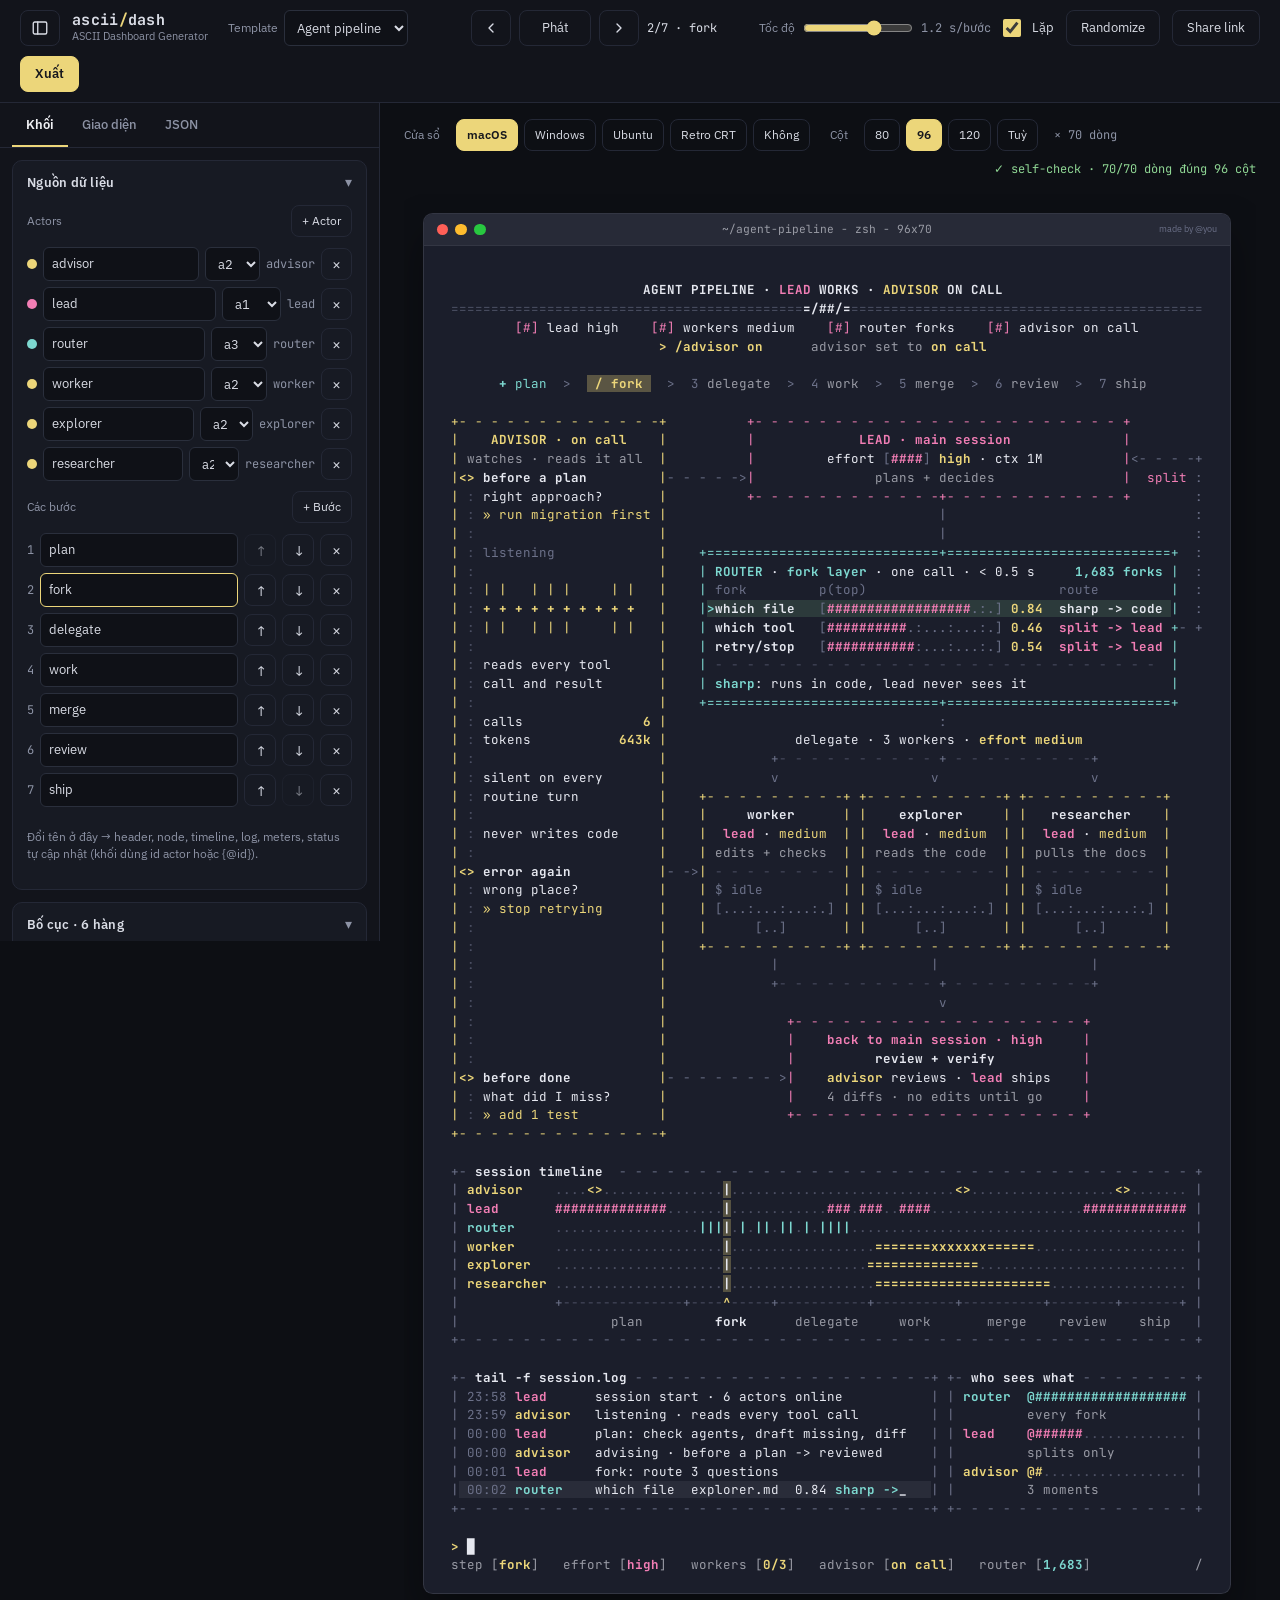
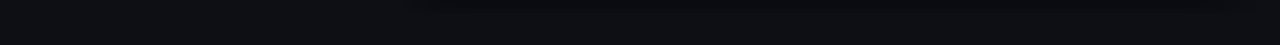
<file: index.html>
<!doctype html>
<html lang="vi">
<head>
<meta charset="utf-8">
<meta name="viewport" content="width=device-width, initial-scale=1">
<title>ASCII Dashboard Generator</title>
<meta name="description" content="Tạo dashboard terminal vẽ bằng ký tự ASCII, tuỳ chỉnh và xuất PNG / GIF / MP4 / text / share link.">
<link rel="preconnect" href="https://fonts.googleapis.com">
<link rel="preconnect" href="https://fonts.gstatic.com" crossorigin>
<link rel="stylesheet" href="https://fonts.googleapis.com/css2?family=IBM+Plex+Sans:wght@400;500;600&amp;family=JetBrains+Mono:wght@400;700&amp;family=IBM+Plex+Mono:wght@400;700&amp;family=Fira+Code:wght@400;700&amp;family=VT323&amp;display=swap">
<link rel="stylesheet" href="style.css">
<link rel="stylesheet" href="editor.css">
</head>
<body>
<header class="app-bar">
  <div class="brand">
    <button id="panel-toggle" class="btn btn-icon" type="button" aria-label="Thu gọn / mở panel" aria-controls="panel" aria-expanded="true">
      <svg width="18" height="18" viewBox="0 0 24 24" fill="none" stroke="currentColor" stroke-width="1.8" stroke-linecap="round" stroke-linejoin="round" aria-hidden="true"><rect x="3" y="4" width="18" height="16" rx="2"></rect><path d="M9 4v16"></path></svg>
    </button>
    <div>
      <div class="logo">ascii<span>/</span>dash</div>
      <div class="logo-sub">ASCII Dashboard Generator</div>
    </div>
  </div>
  <label class="field">Template <select id="template-select"></select></label>
  <div class="bar-fill"></div>
  <div class="player" role="group" aria-label="Phát theo bước">
    <button id="prev" class="btn btn-icon" type="button" aria-label="Bước trước">
      <svg width="16" height="16" viewBox="0 0 24 24" fill="none" stroke="currentColor" stroke-width="2" stroke-linecap="round" stroke-linejoin="round" aria-hidden="true"><path d="M15 6l-6 6 6 6"></path></svg>
    </button>
    <button id="play" class="btn btn-play" type="button">Phát</button>
    <button id="next" class="btn btn-icon" type="button" aria-label="Bước sau">
      <svg width="16" height="16" viewBox="0 0 24 24" fill="none" stroke="currentColor" stroke-width="2" stroke-linecap="round" stroke-linejoin="round" aria-hidden="true"><path d="M9 6l6 6-6 6"></path></svg>
    </button>
    <span id="step-label" class="step-label mono" aria-live="polite"></span>
    <label class="field speed">Tốc độ <input id="speed" type="range" min="300" max="3000" step="100" aria-describedby="speed-label"> <span id="speed-label" class="mono"></span></label>
    <label class="check"><input id="loop" type="checkbox"> Lặp</label>
  </div>
  <button id="randomize" class="btn" type="button" title="Đổi số liệu, độ dài thanh, mẫu timeline (giữ nguyên chữ)">Randomize</button>
  <button id="share-quick" class="btn" type="button">Share link</button>
  <button id="export-open" class="btn btn-primary" type="button">Xuất</button>
</header>

<div class="workspace">
  <aside id="panel" class="panel" aria-label="Chỉnh sửa">
    <div class="tabs" role="tablist">
      <button id="tab-btn-blocks" class="tab" role="tab" type="button" aria-selected="true" aria-controls="tab-blocks">Khối</button>
      <button id="tab-btn-style" class="tab" role="tab" type="button" aria-selected="false" aria-controls="tab-style">Giao diện</button>
      <button id="tab-btn-json" class="tab" role="tab" type="button" aria-selected="false" aria-controls="tab-json">JSON</button>
    </div>
    <div id="tab-blocks" class="tab-body" role="tabpanel" aria-labelledby="tab-btn-blocks">
      <details class="sect" open><summary><h2>Nguồn dữ liệu</h2></summary><div id="data-source" class="sect-body"></div></details>
      <details class="sect" open><summary><h2 id="layout-title">Bố cục</h2></summary><div id="layout-list" class="sect-body"></div></details>
      <details class="sect" open id="block-sect"><summary><h2 id="block-title">Khối</h2></summary><div id="block-form" class="sect-body"></div></details>
      <details class="sect" open id="flow-sect"><summary><h2>Flow · node graph</h2></summary><div id="flow-editor" class="sect-body"></div></details>
    </div>
    <div id="tab-style" class="tab-body" role="tabpanel" aria-labelledby="tab-btn-style" hidden></div>
    <div id="tab-json" class="tab-body" role="tabpanel" aria-labelledby="tab-btn-json" hidden></div>
  </aside>

  <main class="stage">
    <div class="preview-bar">
      <div class="opt-row"><span class="opt-label">Cửa sổ</span><div id="win-seg" class="seg" role="group" aria-label="Kiểu cửa sổ"></div></div>
      <div class="opt-row"><span class="opt-label">Cột</span><div id="cols-seg" class="seg" role="group" aria-label="Số cột"></div>
        <input id="cols-custom" class="num" type="number" min="40" max="200" aria-label="Số cột tuỳ chọn" hidden>
        <span id="rows-label" class="mut mono"></span></div>
      <span id="check-status" class="check-status" role="status"></span>
    </div>
    <div id="preview-wrap" class="preview-wrap"><div id="preview-scale" class="preview-scale"><div id="preview-window"></div></div></div>
    <p id="preview-note" class="mut preview-note" hidden></p>
  </main>
</div>

<div id="export-overlay" class="overlay" hidden>
  <div id="export-dialog" class="dialog" role="dialog" aria-modal="true" aria-labelledby="export-title" tabindex="-1">
    <div class="dialog-head">
      <h2 id="export-title">Xuất &amp; chia sẻ</h2>
      <button id="export-close" class="btn btn-icon" type="button" aria-label="Đóng">&times;</button>
    </div>

    <section class="card">
      <h3>Ảnh PNG</h3>
      <div class="opt-row"><span class="opt-label">Tỉ lệ</span>
        <div id="png-scales" class="seg">
          <button type="button" class="btn" data-scale="1" aria-pressed="false">1x</button>
          <button type="button" class="btn" data-scale="2" aria-pressed="true">2x</button>
          <button type="button" class="btn" data-scale="3" aria-pressed="false">3x</button>
        </div>
      </div>
      <label class="check"><input type="checkbox" id="opt-chrome"> Kèm window chrome</label>
      <div class="opt-grid">
        <label class="field-col">Kiểu cửa sổ <select id="opt-win"></select></label>
        <label class="field-col">Font <select id="opt-font"></select></label>
        <label class="field-col">Cỡ chữ (px) <input id="opt-size" type="number" min="6" max="48" step="0.5"></label>
        <label class="field-col">Credit <input id="opt-credit" type="text" maxlength="60"></label>
      </div>
      <div class="opt-row">
        <label class="check"><input type="checkbox" id="opt-glow"> Glow</label>
        <label class="check"><input type="checkbox" id="opt-scanline"> Scanline</label>
      </div>
      <div id="png-size" class="mono mut"></div>
      <button id="png-download" class="btn btn-primary" type="button">Tải PNG</button>
    </section>

    <section id="export-motion" class="card" hidden></section>

    <section class="card">
      <div class="card-head"><h3>Plain text</h3>
        <button id="text-copy" class="btn" type="button">Copy để dán vào code block</button></div>
      <pre id="text-preview" class="text-preview" tabindex="0"></pre>
    </section>

    <div class="two-col">
      <section class="card">
        <h3>Config</h3>
        <button id="json-download" class="btn" type="button">Tải file .json</button>
        <button id="json-open" class="btn" type="button">Mở từ file .json</button>
        <input id="json-file" type="file" accept=".json,application/json" hidden>
      </section>
      <section class="card">
        <h3>Share link</h3>
        <input id="share-url" class="mono" type="text" readonly aria-label="Share link">
        <button id="share-copy" class="btn btn-primary" type="button">Copy link</button>
        <ul id="share-warn" class="warn-list"></ul>
      </section>
    </div>
  </div>
</div>
<div id="toast" class="toast" role="status" aria-live="polite" hidden></div>

<!-- order = dependency order: core → blocks → templates → output → export → ui → app (tests/run.js reads this list) -->
<script src="js/core/text-utils.js"></script>
<script src="js/core/theme.js"></script>
<script src="js/core/markup.js"></script>
<script src="js/core/grid.js"></script>
<script src="js/core/layout.js"></script>
<script src="js/core/flow-dsl.js"></script>
<script src="js/core/flow-graph.js"></script>
<script src="js/core/random.js"></script>
<script src="js/core/generators.js"></script>
<script src="js/core/frame.js"></script>
<script src="js/core/store.js"></script>
<script src="js/core/list-codec.js"></script>
<script src="js/core/qa-matrix.js"></script>
<script src="js/blocks/registry.js"></script>
<script src="js/blocks/status.js"></script>
<script src="js/blocks/header.js"></script>
<script src="js/blocks/steps.js"></script>
<script src="js/blocks/meters.js"></script>
<script src="js/blocks/log.js"></script>
<script src="js/blocks/table.js"></script>
<script src="js/blocks/timeline.js"></script>
<script src="js/blocks/side-column.js"></script>
<script src="js/blocks/flow-presets.js"></script>
<script src="js/blocks/flow.js"></script>
<script src="js/templates/agent-pipeline.js"></script>
<script src="js/templates/server-monitor.js"></script>
<script src="js/templates/ci-cd-build.js"></script>
<script src="js/templates/blank.js"></script>
<script src="js/templates/index.js"></script>
<script src="js/output/html-renderer.js"></script>
<script src="js/output/window-chrome.js"></script>
<script src="js/output/html-chrome.js"></script>
<script src="js/output/canvas-chrome.js"></script>
<script src="js/output/canvas-renderer.js"></script>
<script src="js/export/plain-text.js"></script>
<script src="js/export/png.js"></script>
<script src="js/export/config-file.js"></script>
<script src="js/export/share-link.js"></script>
<script src="js/export/storage.js"></script>
<script src="js/export/gif-encoder.js"></script>
<script src="js/export/gif-palette.js"></script>
<script src="js/export/animation-frames.js"></script>
<script src="js/export/gif-export.js"></script>
<script src="js/export/video-webcodecs.js"></script>
<script src="js/export/video-recorder.js"></script>
<script src="js/export/video.js"></script>
<script src="js/ui/dom.js"></script>
<script src="js/ui/export-motion.js"></script>
<script src="js/ui/export-dialog.js"></script>
<script src="js/ui/player.js"></script>
<script src="js/ui/preview.js"></script>
<script src="js/ui/schema-form.js"></script>
<script src="js/ui/data-source-form.js"></script>
<script src="js/ui/layout-list.js"></script>
<script src="js/ui/flow-editor.js"></script>
<script src="js/ui/style-tab.js"></script>
<script src="js/ui/json-tab.js"></script>
<script src="js/ui/panel.js"></script>
<script src="js/app.js"></script>
</body>
</html>
</file>
<file: style.css>
/* App UI tokens (dark editor chrome, from the approved mockup); the rendered dashboard takes its
   colors from the theme palette. Editor layout lives in editor.css. */
:root {
  --app-bg: #0d0f14;
  --app-panel: #12141b;
  --app-card: #171a23;
  --app-field: #0f1117;
  --app-line: #242836;
  --app-line2: #2a2f3c;
  --app-fg: #d9dce5;
  --app-mut: #8d93a5;
  --app-ok: #8fd694;
  --app-warn: #f2a272;
  --app-font: "IBM Plex Sans", system-ui, -apple-system, "Segoe UI", sans-serif;
  --adg-font: "JetBrains Mono", ui-monospace, Menlo, Consolas, monospace;
  --adg-size: 12.5px;
  --adg-lh: 1.5;
}

* { box-sizing: border-box; }
body { margin: 0; background: var(--app-bg); color: var(--app-fg); font: 14px/1.4 var(--app-font); }
button, select, input, textarea { font-family: inherit; }
a { color: var(--accent); }

.field { display: inline-flex; align-items: center; gap: 6px; color: var(--app-mut); font-size: 12px; }
.field select { height: 36px; background: var(--app-field); color: var(--app-fg); border: 1px solid var(--app-line2); border-radius: 6px; padding: 0 8px; font: inherit; font-size: 13px; }
.check-status { margin-left: auto; font-size: 12px; font-family: var(--adg-font); }
.check-status.ok { color: var(--app-ok); }
.check-status.warn { color: var(--app-warn); }

.adg-pre {
  font-family: var(--adg-font);
  /* ligatures (Fira Code `->`) would merge cells and break column alignment */
  font-variant-ligatures: none;
  font-feature-settings: "liga" 0, "calt" 0;
}
.adg-row { white-space: pre; direction: ltr; unicode-bidi: bidi-override; height: calc(var(--adg-lh) * 1em); line-height: calc(var(--adg-lh) * 1em); }

.adg-blink { animation: adg-blink 1.05s steps(1) infinite; }
@keyframes adg-blink { 50% { opacity: 0; } }
@media (prefers-reduced-motion: reduce) { .adg-blink { animation: none; } }

/* Buttons, export dialog, toast */
.btn {
  min-height: 36px; padding: 0 14px; background: transparent; color: var(--app-fg); font: inherit; font-size: 13px;
  border: 1px solid var(--app-line); border-radius: 8px; cursor: pointer;
}
.btn:hover:not(:disabled) { border-color: var(--app-mut); }
.btn:disabled { opacity: 0.5; cursor: default; }
:focus-visible { outline: 2px solid var(--accent); outline-offset: 2px; }
.btn[aria-pressed="true"], .btn-primary { background: var(--accent); border-color: var(--accent); color: #17181d; font-weight: 600; }
.btn-icon { width: 40px; padding: 0; font-size: 20px; line-height: 1; }
:root { --accent: #ecd67a; }
body.modal-open { overflow: hidden; }

.overlay { position: fixed; inset: 0; z-index: 10; display: flex; align-items: flex-start; justify-content: center; padding: 24px 12px; overflow-y: auto; background: rgba(5, 6, 9, 0.72); }
.overlay[hidden], .toast[hidden] { display: none; }
.dialog { width: 100%; max-width: 640px; display: flex; flex-direction: column; gap: 16px; padding: 24px; background: #12141b; border: 1px solid var(--app-line); border-radius: 12px; outline: none; }
.dialog-head { display: flex; justify-content: space-between; align-items: center; }
.dialog h2 { margin: 0; font-size: 20px; font-weight: 600; }
.dialog h3 { margin: 0; font-size: 15px; font-weight: 600; }
.card { display: flex; flex-direction: column; gap: 12px; padding: 16px; background: #171a23; border: 1px solid #242836; border-radius: 12px; }
.card-head { display: flex; justify-content: space-between; align-items: center; gap: 8px; flex-wrap: wrap; }
.two-col { display: grid; grid-template-columns: repeat(2, minmax(0, 1fr)); gap: 12px; }
.opt-row { display: flex; align-items: center; gap: 16px; flex-wrap: wrap; }
.opt-label, .mut { color: var(--app-mut); font-size: 12px; }
.seg { display: flex; gap: 6px; }
.check { display: inline-flex; align-items: center; gap: 8px; font-size: 13px; min-height: 28px; }
.check input { width: 18px; height: 18px; accent-color: var(--accent); }
.opt-grid { display: grid; grid-template-columns: repeat(2, minmax(0, 1fr)); gap: 10px; }
.field-col { display: flex; flex-direction: column; gap: 4px; font-size: 12px; color: var(--app-mut); }
.dialog select, .dialog input[type="text"], .dialog input[type="number"] {
  height: 36px; padding: 0 8px; background: #0f1117; color: var(--app-fg); font: inherit; font-size: 13px;
  border: 1px solid #2a2f3c; border-radius: 6px; min-width: 0;
}
#png-size { white-space: pre-line; }
#png-size.warn { color: var(--app-warn); }
.mono { font-family: var(--adg-font); font-size: 12px; }
.card .btn-primary { align-self: flex-start; }
.text-preview { margin: 0; padding: 10px 12px; max-height: 220px; overflow: auto; background: #0f1117; border: 1px solid #242836; border-radius: 8px; font: 10px/1.5 var(--adg-font); color: #c3c7d2; }
.warn-list { margin: 0; padding-left: 18px; color: var(--app-warn); font-size: 12px; }
.warn-list:empty { display: none; }

.toast { position: fixed; left: 50%; bottom: 24px; z-index: 20; transform: translateX(-50%); max-width: calc(100vw - 24px); padding: 10px 16px; border-radius: 8px; background: #1f2330; border: 1px solid var(--app-line); font-size: 13px; }
.toast.ok { border-color: var(--app-ok); }
.toast.error { border-color: var(--app-warn); color: var(--app-warn); }

@media (max-width: 560px) { .two-col, .opt-grid { grid-template-columns: 1fr; } .dialog { padding: 16px; } }

.motion-info { white-space: pre-line; font-size: 12px; }
.motion-info.warn { color: var(--app-warn); }
progress { width: 100%; height: 8px; accent-color: var(--accent); }
progress[hidden] { display: none; }
</file>
<file: editor.css>
/* Editor layout: header toolbar, collapsible left panel (tabs + sections), preview stage with the
   HTML window chrome. ≤ 720px: preview on top, the same panel below as an accordion. */

/* Header */
.app-bar { display: flex; flex-wrap: wrap; align-items: center; gap: 10px 12px; padding: 10px 20px; background: var(--app-panel); border-bottom: 1px solid var(--app-line); }
.brand { display: flex; align-items: center; gap: 12px; margin-right: 8px; }
.logo { font: 700 15px/1.2 var(--adg-font); letter-spacing: 0.02em; }
.logo span { color: var(--accent); }
.logo-sub { font-size: 11px; color: var(--app-mut); }
.bar-fill { flex: 1 1 0; }
.player { display: flex; align-items: center; gap: 8px; flex-wrap: wrap; }
.btn-play { min-width: 72px; }
.step-label { min-width: 104px; font-size: 12px; color: var(--app-fg); }
.speed input { width: 110px; accent-color: var(--accent); }
.btn-sm { min-height: 32px; padding: 0 10px; font-size: 12px; }
.btn-icon.btn-sm { width: 32px; font-size: 15px; }
.btn-icon { display: inline-grid; place-items: center; }
.small { font-size: 12px; }

/* Workspace */
.workspace { display: flex; align-items: flex-start; min-height: calc(100vh - 62px); }
.panel { flex: 0 0 380px; width: 380px; max-height: calc(100vh - 62px); overflow-y: auto; position: sticky; top: 0; background: var(--app-panel); border-right: 1px solid var(--app-line); }
body.panel-hidden .panel { display: none; }
.tabs { display: flex; position: sticky; top: 0; z-index: 2; background: var(--app-panel); border-bottom: 1px solid var(--app-line); padding: 0 12px; }
.tab { height: 44px; padding: 0 14px; background: transparent; border: 0; border-bottom: 2px solid transparent; color: var(--app-mut); font: 500 13px var(--app-font); cursor: pointer; }
.tab[aria-selected="true"] { border-bottom-color: var(--accent); color: #f1f2f6; font-weight: 600; }
.tab-body { padding: 12px; display: flex; flex-direction: column; gap: 12px; }
.tab-body[hidden] { display: none; }

.sect { background: var(--app-card); border: 1px solid var(--app-line); border-radius: 10px; }
.sect > summary { list-style: none; cursor: pointer; padding: 12px 14px; display: flex; align-items: center; justify-content: space-between; min-height: 44px; box-sizing: border-box; }
.sect > summary::-webkit-details-marker { display: none; }
.sect > summary::after { content: '▾'; color: var(--app-mut); transition: transform .15s; }
.sect:not([open]) > summary::after { transform: rotate(-90deg); }
.sect h2, .sect-flat h2 { margin: 0; font-size: 13px; font-weight: 600; letter-spacing: 0.02em; }
.sect-body { padding: 0 14px 14px; display: flex; flex-direction: column; gap: 10px; }
.sect-flat { display: flex; flex-direction: column; gap: 10px; padding: 14px; background: var(--app-card); border: 1px solid var(--app-line); border-radius: 10px; }
.sub-head { display: flex; align-items: center; justify-content: space-between; gap: 8px; }
.stack { display: flex; flex-direction: column; gap: 6px; }
.form { display: flex; flex-direction: column; gap: 10px; }
.form-head { display: flex; align-items: center; gap: 8px; flex-wrap: wrap; }

.panel input[type="text"], .panel input[type="number"], .panel select, .panel textarea, .preview-bar .num {
  min-height: 34px; padding: 6px 8px; background: var(--app-field); color: var(--app-fg); font: inherit; font-size: 13px;
  border: 1px solid var(--app-line2); border-radius: 6px; min-width: 0; box-sizing: border-box;
}
.panel textarea { resize: vertical; line-height: 1.5; font-family: var(--adg-font); font-size: 12px; }
.panel input[type="range"] { accent-color: var(--accent); }
.grow { flex: 1 1 auto; }
.num { width: 72px; }
.num.ratio { width: 64px; min-height: 28px; padding: 2px 6px; }

.actor-row, .step-row { display: flex; align-items: center; gap: 6px; }
.actor-row select { width: 64px; }
.step-row.current input { border-color: var(--accent); }
.dot { width: 10px; height: 10px; border-radius: 50%; flex: none; }

.layout-row { display: flex; align-items: center; gap: 6px; padding: 4px; border-radius: 8px; background: var(--app-field); }
.layout-row.off { opacity: 0.5; }
.row-n { width: 18px; text-align: center; }
.chips { flex: 1 1 auto; display: flex; gap: 6px; min-width: 0; flex-wrap: wrap; }
.chip { display: flex; align-items: center; gap: 4px; flex: 1 1 0; min-width: 0; }
.chip-btn { flex: 1 1 auto; min-width: 0; display: flex; justify-content: space-between; align-items: center; gap: 6px; min-height: 32px; padding: 4px 8px; border-radius: 6px; font-size: 12px; white-space: nowrap; overflow: hidden; background: #1f222c; color: var(--app-fg); border: 1px solid transparent; cursor: pointer; }
.chip-on .chip-btn { background: #2b2a1c; border-color: var(--accent); }
.tag { font: 10px var(--adg-font); color: var(--app-mut); }
.tag-auto { color: #8fd694; }
.tag-preset { color: var(--accent); }
.tag-manual { color: #f2a272; }
.legend { display: flex; flex-wrap: wrap; gap: 4px; align-items: baseline; }

.preset-cards { display: grid; grid-template-columns: 1fr 1fr; gap: 8px; }
.preset-card { display: flex; flex-direction: column; align-items: center; gap: 8px; padding: 10px 8px; border-radius: 8px; background: var(--app-field); border: 1px solid var(--app-line); color: var(--app-fg); cursor: pointer; font-size: 12px; }
.preset-card[aria-pressed="true"] { border-color: var(--accent); box-shadow: 0 0 0 1px var(--accent) inset; }
.preset-card pre { margin: 0; font-size: 11px; line-height: 1.2; color: var(--accent); }
.dsl-help { display: flex; flex-wrap: wrap; gap: 4px 12px; color: var(--app-mut); }
.dsl-help code { color: var(--accent); }
.error-text { margin: 0; color: var(--app-warn); font-size: 12px; font-family: var(--adg-font); }
.node-detail > summary { cursor: pointer; font-size: 12px; color: var(--app-mut); min-height: 32px; display: flex; align-items: center; }

.theme-grid { display: grid; grid-template-columns: repeat(2, minmax(0, 1fr)); gap: 8px; }
.theme-card { display: flex; flex-direction: column; gap: 8px; padding: 8px; text-align: left; border-radius: 8px; background: var(--app-field); border: 1px solid var(--app-line); color: var(--app-fg); cursor: pointer; font-size: 12px; }
.theme-card[aria-pressed="true"] { border-color: var(--accent); box-shadow: 0 0 0 1px var(--accent) inset; }
.swatch { display: flex; gap: 4px; padding: 8px; border-radius: 5px; }
.swatch i { flex: 1; height: 10px; border-radius: 2px; }
.color-grid { display: grid; grid-template-columns: repeat(3, minmax(0, 1fr)); gap: 8px; }
.color-field { display: flex; align-items: center; gap: 6px; font-size: 12px; color: var(--app-mut); min-height: 36px; }
.color-field.changed { color: var(--accent); }
.color-field input { width: 32px; height: 28px; padding: 0; border: 1px solid var(--app-line2); border-radius: 6px; background: none; }
.row-check { justify-content: space-between; width: 100%; }

.json-area { width: 100%; min-height: 50vh; }
.json-status { margin: 0; font: 12px var(--adg-font); }
.json-status.ok { color: var(--app-ok); }
.json-status.error { color: var(--app-warn); }

/* Stage + preview */
.stage { flex: 1 1 auto; min-width: 0; padding: 16px 24px 32px; }
.preview-bar { display: flex; flex-wrap: wrap; align-items: center; gap: 10px 20px; margin-bottom: 16px; }
.preview-wrap { position: relative; overflow: hidden; }
.preview-wrap.zoomable { cursor: zoom-in; }
.preview-wrap.zoomed { overflow-x: auto; cursor: zoom-out; }
.preview-scale { display: inline-block; transform-origin: top left; }
.preview-note { margin: 8px 0 0; font-size: 12px; }

/* HTML window chrome (geometry from output/window-chrome.js via html-chrome.js) */
.win { display: inline-block; vertical-align: top; font-size: var(--adg-size); margin: 1.6em; }
.win.win-none { margin: 0; }
.win-framed { box-shadow: 0 1.6em 3.2em rgba(0, 0, 0, .35); border-radius: 0.7em; }
.win-crt.win-framed { box-shadow: 0 1.6em 3.2em rgba(0, 0, 0, .45); }
.win-screen { position: relative; overflow: hidden; }
.win-bar { position: relative; display: flex; align-items: center; justify-content: space-between; box-sizing: border-box; font-family: var(--app-font); white-space: nowrap; }
.win-bar-tabs { justify-content: flex-start; align-items: flex-end; }
.win-bar-tabs > span:not(.win-tab):not(.win-fill) { align-self: center; }
.win-fill { flex: 1 1 auto; }
.win-dots { display: flex; align-items: center; }
.win-dot { display: block; border-radius: 50%; }
.win-title { position: absolute; left: 50%; transform: translateX(-50%); }
.win-title.mono { font-family: var(--adg-font); }
.win-tab { display: inline-flex; align-items: center; box-sizing: border-box; }
.win-icon { display: inline-grid; place-items: center; font-family: var(--adg-font); }
.win-cap { display: inline-grid; place-items: center; height: 100%; font-size: 0.95em; }
.win-btn, .win-circle { display: inline-grid; place-items: center; font-size: 0.85em; line-height: 1; }
.win-circle { border-radius: 50%; }
.win-content { position: relative; }
.win-scan { position: absolute; inset: 0; pointer-events: none; background: repeating-linear-gradient(to bottom, rgba(0,0,0,.22) 0 1px, transparent 1px 3px); }
.win-foot { display: flex; align-items: center; justify-content: space-between; box-sizing: border-box; }
.win-power { display: inline-flex; align-items: center; font-weight: 700; }
.win-power i { display: block; border-radius: 50%; }
#preview-window .adg-pre { font-size: 1em; }
#preview-window.glow .adg-pre { text-shadow: 0 0 0.55em currentColor; }

.toast { display: flex; align-items: center; gap: 12px; }
.toast-action { flex: none; }

/* Mobile: preview on top, the same panel below as an accordion */
@media (max-width: 720px) {
  .app-bar { padding: 8px 12px; gap: 8px; }
  .logo-sub, .bar-fill { display: none; }
  .brand { margin-right: 0; }
  .player { order: 10; width: 100%; }
  .step-label { min-width: 0; }
  .speed input { width: 90px; }
  .btn, .tab, .btn-sm, .btn-icon.btn-sm, .chip-btn, .field select { min-height: 44px; }
  .btn-icon.btn-sm, .btn-icon { min-width: 44px; }
  .panel input[type="text"], .panel input[type="number"], .panel select, .preview-bar .num, .preset-card, .theme-card, .node-detail > summary { min-height: 44px; }
  input[type="checkbox"] { flex: none; width: 24px; height: 24px; margin: 10px; accent-color: var(--accent); }
  input[type="range"] { height: 44px; }
  .chip { flex: 1 1 100%; }
  .num.ratio { width: 64px; min-height: 44px; }
  .seg { flex-wrap: wrap; }
  .seg .btn { min-width: 44px; }
  .workspace { flex-direction: column; min-height: 0; }
  .stage { order: -1; width: 100%; box-sizing: border-box; padding: 12px; }
  .panel { position: static; flex: none; width: 100%; max-height: none; border-right: 0; border-top: 1px solid var(--app-line); }
  body.panel-hidden .panel { display: none; }
  .check-status { margin-left: 0; }
  .win { margin: 0.8em; }
}
</file>
